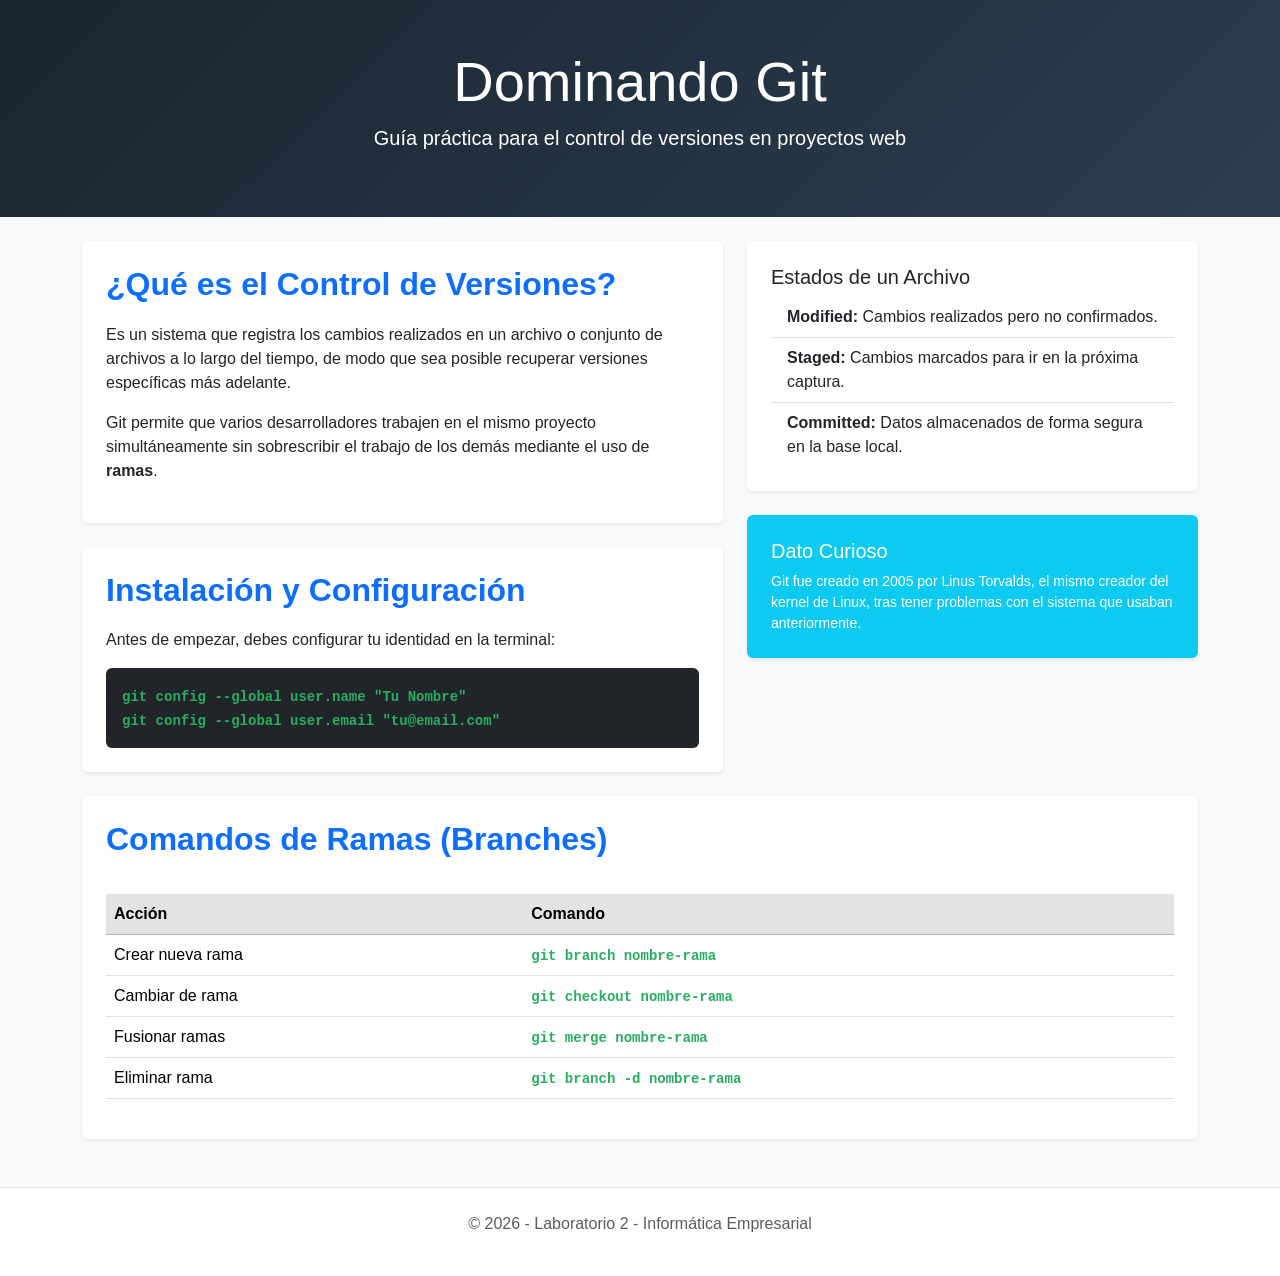
<file: index.html>
<!DOCTYPE html>
<html lang="es">
<head>
    <meta charset="UTF-8">
    <meta name="viewport" content="width=device-width, initial-scale=1.0">
    <title>Laboratorio 2</title>
    <link href="https://cdn.jsdelivr.net/npm/bootstrap@5.3.0/dist/css/bootstrap.min.css" rel="stylesheet">
    <link rel="stylesheet" href="styles.css">
</head>
<body class="bg-light">

    <header class="bg-dark text-white text-center py-5 mb-4">
        <div class="container">
            <h1 class="display-4">Dominando Git</h1>
            <p class="lead">Guía práctica para el control de versiones en proyectos web</p>
        </div>
    </header>

    <main class="container">
        <div class="row">
            <div class="col-md-7">
                <section class="card shadow-sm p-4 mb-4">
                    <h2 class="text-primary">¿Qué es el Control de Versiones?</h2>
                    <p>Es un sistema que registra los cambios realizados en un archivo o conjunto de archivos a lo largo del tiempo, de modo que sea posible recuperar versiones específicas más adelante.</p>
                    <p>Git permite que varios desarrolladores trabajen en el mismo proyecto simultáneamente sin sobrescribir el trabajo de los demás mediante el uso de <strong>ramas</strong>.</p>
                </section>

                <section class="card shadow-sm p-4 mb-4">
                    <h2 class="text-primary">Instalación y Configuración</h2>
                    <p>Antes de empezar, debes configurar tu identidad en la terminal:</p>
                    <div class="bg-dark text-light p-3 rounded">
                        <code>git config --global user.name "Tu Nombre"</code><br>
                        <code>git config --global user.email "tu@email.com"</code>
                    </div>
                </section>
            </div>

            <div class="col-md-5">
                <section class="card shadow-sm p-4 mb-4 bg-white">
                    <h3 class="h5">Estados de un Archivo</h3>
                    <ul class="list-group list-group-flush">
                        <li class="list-group-item"><strong>Modified:</strong> Cambios realizados pero no confirmados.</li>
                        <li class="list-group-item"><strong>Staged:</strong> Cambios marcados para ir en la próxima captura.</li>
                        <li class="list-group-item"><strong>Committed:</strong> Datos almacenados de forma segura en la base local.</li>
                    </ul>
                </section>

                <section class="card shadow-sm p-4 mb-4 bg-info text-white">
                    <h3 class="h5">Dato Curioso</h3>
                    <p class="small mb-0">Git fue creado en 2005 por Linus Torvalds, el mismo creador del kernel de Linux, tras tener problemas con el sistema que usaban anteriormente.</p>
                </section>
            </div>
        </div>

        <div class="row">
            <div class="col-12">
                <section class="card shadow-sm p-4 mb-5">
                    <h2 class="text-primary">Comandos de Ramas (Branches)</h2>
                    <div class="table-responsive">
                        <table class="table table-hover mt-3">
                            <thead class="table-secondary">
                                <tr>
                                    <th>Acción</th>
                                    <th>Comando</th>
                                </tr>
                            </thead>
                            <tbody>
                                <tr>
                                    <td>Crear nueva rama</td>
                                    <td><code>git branch nombre-rama</code></td>
                                </tr>
                                <tr>
                                    <td>Cambiar de rama</td>
                                    <td><code>git checkout nombre-rama</code></td>
                                </tr>
                                <tr>
                                    <td>Fusionar ramas</td>
                                    <td><code>git merge nombre-rama</code></td>
                                </tr>
                                <tr>
                                    <td>Eliminar rama</td>
                                    <td><code>git branch -d nombre-rama</code></td>
                                </tr>
                            </tbody>
                        </table>
                    </div>
                </section>
            </div>
        </div>
    </main>

    <footer class="text-center py-4 text-muted border-top bg-white">
        <p>&copy; 2026 - Laboratorio 2 - Informática Empresarial</p>
    </footer>

</body>
</html>
</file>
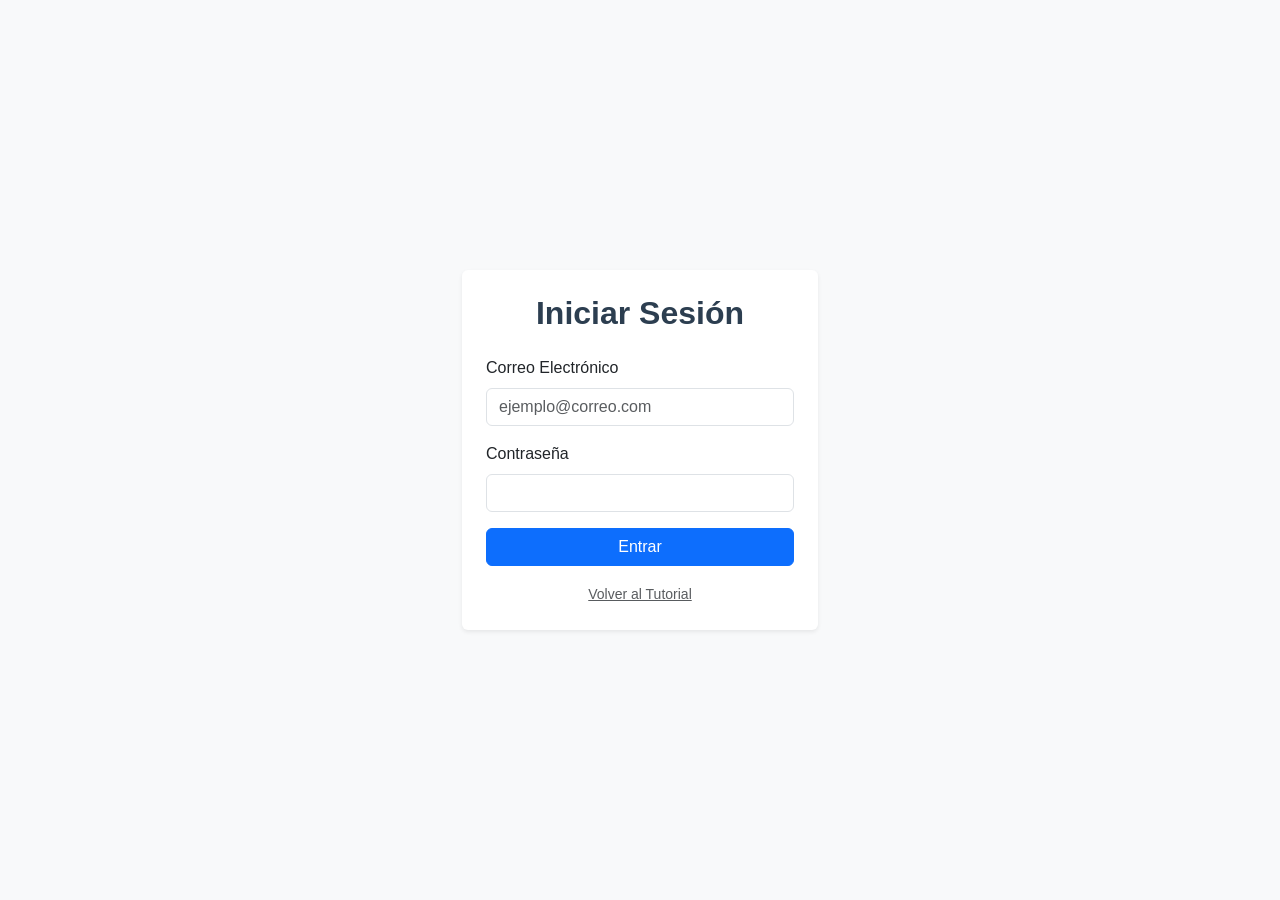
<file: login.html>
<!DOCTYPE html>
<html lang="es">
<head>
    <meta charset="UTF-8">
    <meta name="viewport" content="width=device-width, initial-scale=1.0">
    <title>Login - Laboratorio 2</title>
    <link href="https://cdn.jsdelivr.net/npm/bootstrap@5.3.0/dist/css/bootstrap.min.css" rel="stylesheet">
    <link rel="stylesheet" href="styles.css">
</head>
<body class="bg-light d-flex align-items-center vh-100">

    <div class="container">
        <div class="row justify-content-center">
            <div class="col-md-4">
                <div class="card shadow-sm">
                    <div class="card-body p-4">
                        <h2 class="text-center mb-4">Iniciar Sesión</h2>
                        <form>
                            <div class="mb-3">
                                <label for="email" class="form-label">Correo Electrónico</label>
                                <input type="email" class="form-control" id="email" placeholder="ejemplo@correo.com" required>
                            </div>
                            <div class="mb-3">
                                <label for="password" class="form-label">Contraseña</label>
                                <input type="password" class="form-control" id="password" required>
                            </div>
                            <div class="d-grid gap-2">
                                <button type="submit" class="btn btn-primary">Entrar</button>
                            </div>
                        </form>
                        <div class="text-center mt-3">
                            <a href="index.html" class="text-muted small">Volver al Tutorial</a>
                        </div>
                    </div>
                </div>
            </div>
        </div>
    </div>

</body>
</html>
</file>
<file: styles.css>
body {
    font-family: 'Segoe UI', Tahoma, Geneva, Verdana, sans-serif;
    background-color: #f0f2f5;
}

header {
    background: linear-gradient(135deg, #1a252f 0%, #2c3e50 100%);
}

.card {
    border: none;
    transition: all 0.3s ease; 
}

.card:hover {
    transform: translateY(-8px);
    box-shadow: 0 10px 20px rgba(0,0,0,0.1);
}

code {
    color: #27ae60;
    word-wrap: break-word;
    font-weight: bold;
}

h2 {
    font-weight: 700;
    margin-bottom: 1.2rem;
    color: #2c3e50;
}
</file>
